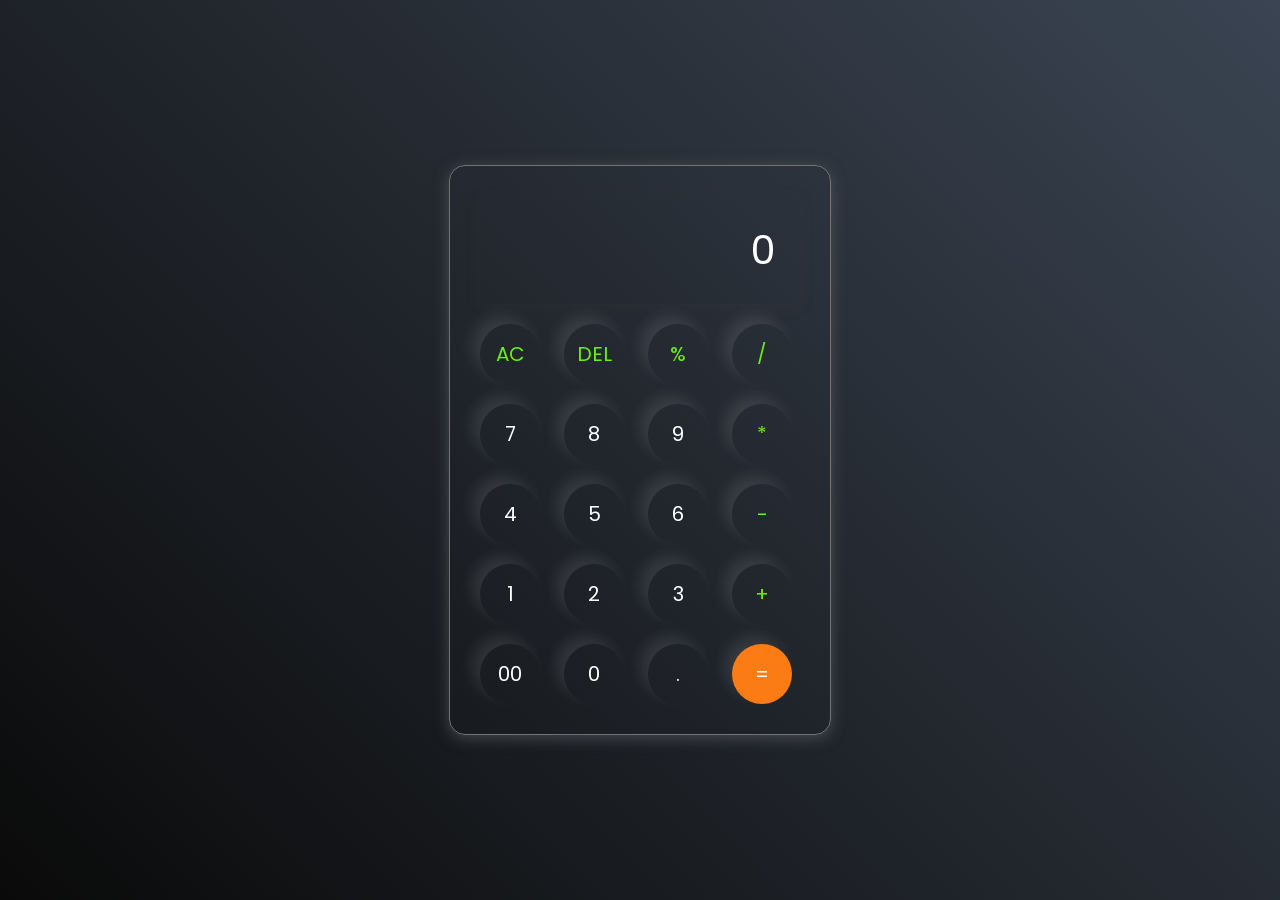
<file: Calculator/index.html>
<!DOCTYPE html>
<html lang="en">
<head>
    <meta charset="UTF-8">
    <meta name="viewport" content="width=device-width, initial-scale=1.0">
    <link rel="stylesheet" href="style.css">
    <title>Calculator</title>
</head>
<body>
    <div class="calculator">
        <input type="text" id="inputBox" placeholder="0" />
        <div>
            <button class="Operator">AC</button>
            <button class="Operator">DEL</button>
            <button class="Operator">%</button>
            <button class="Operator">/</button>
        </div>
        <div>
            <div>
                <button>7</button>
                <button>8</button>
                <button>9</button>
                <button class="Operator">*</button>
            </div>
            <button>4</button>
            <button>5</button>
            <button>6</button>
            <button class="Operator">-</button>
        </div>
        <div>
            <button>1</button>
            <button>2</button>
            <button>3</button>
            <button class="Operator">+</button>
        </div>
        <div>
            <button>00</button>
            <button>0</button>
            <button>.</button>
            <button class="EqualBtn">=</button>
        </div>
    </div>

    <script src="script.js"></script>
</body>
</html>
</file>
<file: Calculator/style.css>
@import url('https://fonts.googleapis.com/css2?family=Poppins:ital,wght@0,100;0,200;0,300;0,400;0,500;0,600;0,700;0,800;0,900;1,100;1,200;1,300;1,400;1,500;1,600;1,700;1,800;1,900&display=swap');

*{
    margin: 0;
    padding: 0;
    box-sizing: border-box;
    font-family: 'Poppins', sans-serif;
}

body{
    width: 100%;
    height: 100vh;
    display: flex;
    justify-content: center;
    align-items: center;
    background: linear-gradient(45deg, #0a0a0a, #3a4452);
}

.calculator{
    border: 1px solid #717377;
    padding: 20px;
    border-radius: 16px;
    background: transparent;
    box-shadow: 0px 3px 15px rgba(113, 115, 119, 0.5);
}

input{
    width: 320px;
    border: none;
    padding: 24px;
    margin: 10px;
    background: transparent;
    box-shadow: 0px 3px 15px rgba(84, 84, 84, 0.1);
    font-size: 40px;
    text-align: right;
    cursor: pointer;
}

input::placeholder{
    color: #ffffff;
}

button{
    border: none;
    width: 60px;
    height: 60px;
    margin: 10px;
    border-radius: 50%;
    background: transparent;
    color: #ffffff;
    font-size: 20px;
    box-shadow: -8px -8px 15px rgba(255, 255, 255, 0.1);
    cursor: pointer;
}

.EqualBtn{
    background-color: #fb7c14;
}

.Operator{
    color: #6dee0a;
}
</file>
